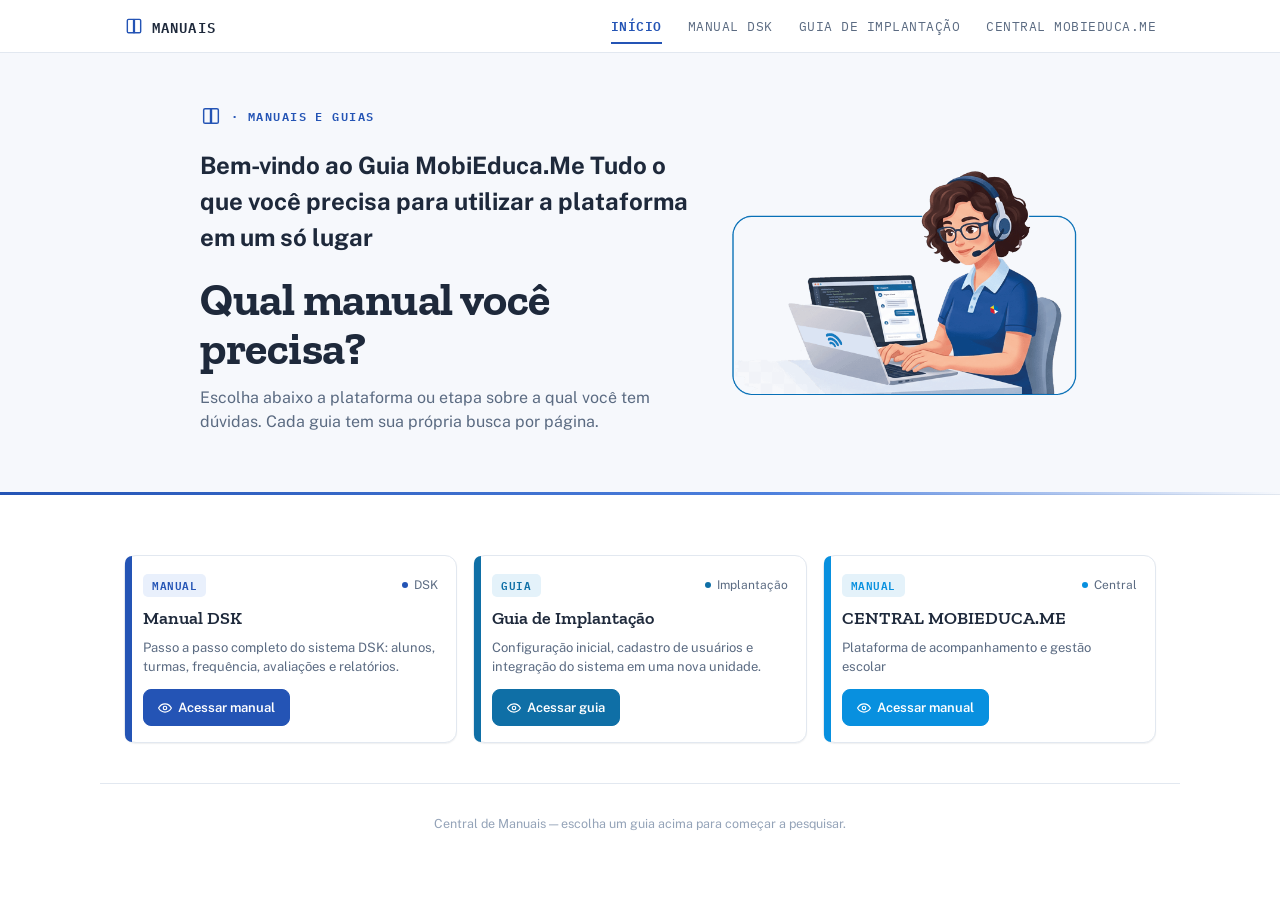
<file: index.html>
<!DOCTYPE html>
<html lang="pt-BR">
<head>
<meta charset="UTF-8" />
<meta name="viewport" content="width=device-width, initial-scale=1.0" />

<title>Guia.me</title>
<meta name="description" content="Ponto de partida para todos os manuais e guias disponíveis." />

<link rel="preconnect" href="https://fonts.googleapis.com">
<link rel="preconnect" href="https://fonts.gstatic.com" crossorigin>
<link href="https://fonts.googleapis.com/css2?family=Zilla+Slab:wght@500;600;700&family=Public+Sans:wght@400;500;600;700&family=IBM+Plex+Mono:wght@500;600&display=swap" rel="stylesheet">

<link rel="stylesheet" href="assets/style.css" />
</head>

<body>

<nav class="site-nav">
  <div class="site-nav-inner">
    <a href="index.html" class="site-nav-brand">
      <svg viewBox="0 0 24 24" aria-hidden="true">
        <path d="M4 5.5C4 4.67 4.67 4 5.5 4H11.5V20H5.5C4.67 20 4 19.33 4 18.5V5.5Z"></path>
        <path d="M20 5.5C20 4.67 19.33 4 18.5 4H12.5V20H18.5C19.33 20 20 19.33 20 18.5V5.5Z"></path>
        <path d="M12 4V20"></path>
      </svg>
      MANUAIS
    </a>

    <button type="button" class="nav-toggle" id="navToggle" aria-label="Abrir menu" aria-expanded="false">
      <svg viewBox="0 0 24 24" aria-hidden="true">
        <line x1="3" y1="6" x2="21" y2="6"></line>
        <line x1="3" y1="12" x2="21" y2="12"></line>
        <line x1="3" y1="18" x2="21" y2="18"></line>
      </svg>
    </button>
      <!-- barra de navegação do site -->
    <ul class="site-nav-links" id="siteNavLinks">
  <li><a href="index.html" class="active">Início</a></li>
  <li><a href="guia-mobieduca/mobieduca.html">Manual DSK</a></li>
  <li><a href="guia-implantacao/implantacao.html">Guia de Implantação</a></li>
  <li><a href="guia-central/central.html">Central MobiEduca.Me</a></li>
</ul>
  </div>
</nav>

<header class="cover">
  <div class="cover-inner cover-inner--with-image">
    <div class="cover-text">
      <div class="brand">
        <svg class="brand-icon" viewBox="0 0 24 24" aria-hidden="true">
          <path d="M4 5.5C4 4.67 4.67 4 5.5 4H11.5V20H5.5C4.67 20 4 19.33 4 18.5V5.5Z"></path>
          <path d="M20 5.5C20 4.67 19.33 4 18.5 4H12.5V20H18.5C19.33 20 20 19.33 20 18.5V5.5Z"></path>
          <path d="M12 4V20"></path>
        </svg>
        <span class="eyebrow"> &middot; MANUAIS E GUIAS</span>
      </div>
      <h2> Bem-vindo ao Guia MobiEduca.Me Tudo o que você precisa para utilizar a plataforma em um só lugar</h2>
      <h1>Qual manual você precisa?</h1>
      <p class="lede">Escolha abaixo a plataforma ou etapa sobre a qual você tem dúvidas. Cada guia tem sua própria busca por página.</p>
    </div>

    <img src="assets/imagens/atendente.png" alt="Ilustração do MobiEduca.Me" class="cover-image"  />
  </div>
</header>

<main>
  <section class="card-grid" style="padding-top: 30px;">

    <a class="card" href="guia-mobieduca/mobieduca.html" style="--cat-color:#2454B5; --cat-soft:#E9F0FC; text-decoration:none;">
      <div class="card-top">
        <span class="card-code">MANUAL</span>
        <span class="card-section"><span class="dot"></span>DSK</span>
      </div>
      <h3 class="card-title">Manual DSK</h3>
      <p class="card-subtitle">Passo a passo completo do sistema DSK: alunos, turmas, frequência, avaliações e relatórios.</p>
      <div class="card-actions">
        <span class="card-btn primary">
          <svg viewBox="0 0 24 24" aria-hidden="true">
            <path d="M1 12s4-7 11-7 11 7 11 7-4 7-11 7-11-7-11-7Z"></path>
            <circle cx="12" cy="12" r="3"></circle>
          </svg>
          Acessar manual
        </span>
      </div>
    </a>

    <a class="card" href="guia-implantacao/implantacao.html" style="--cat-color:#0F6FA6; --cat-soft:#E4F2FA; text-decoration:none;">
      <div class="card-top">
        <span class="card-code">GUIA</span>
        <span class="card-section"><span class="dot"></span>Implantação</span>
      </div>
      <h3 class="card-title">Guia de Implantação</h3>
      <p class="card-subtitle">Configuração inicial, cadastro de usuários e integração do sistema em uma nova unidade.</p>
      <div class="card-actions">
        <span class="card-btn primary">
          <svg viewBox="0 0 24 24" aria-hidden="true">
            <path d="M1 12s4-7 11-7 11 7 11 7-4 7-11 7-11-7-11-7Z"></path>
            <circle cx="12" cy="12" r="3"></circle>
          </svg>
          Acessar guia
        </span>
      </div>
    </a>

    <a class="card" href="guia-central/central.html" style="--cat-color:#0890df; --cat-soft:#E4F2FA; text-decoration:none;">
      <div class="card-top">
        <span class="card-code">MANUAL</span>
        <span class="card-section"><span class="dot"></span>Central </span>
      </div>
      <h3 class="card-title">CENTRAL MOBIEDUCA.ME</h3>
      <p class="card-subtitle">Plataforma de acompanhamento e gestão escolar</p>
      <div class="card-actions">
        <span class="card-btn primary">
          <svg viewBox="0 0 24 24" aria-hidden="true">
            <path d="M1 12s4-7 11-7 11 7 11 7-4 7-11 7-11-7-11-7Z"></path>
            <circle cx="12" cy="12" r="3"></circle>
          </svg>
          Acessar manual
        </span>
      </div>
    </a>

    <!-- Para adicionar um novo manual: copie um dos cards acima,
         ajuste o link, o título, o subtítulo e a cor (--cat-color / --cat-soft). -->

  </section>
</main>

<footer>
  <p>Central de Manuais &mdash; escolha um guia acima para começar a pesquisar.</p>
</footer>

<script>
  // Menu mobile (mesma lógica usada em todas as páginas do site)
  const navToggle = document.getElementById("navToggle");
  const siteNavLinks = document.getElementById("siteNavLinks");
  if (navToggle && siteNavLinks) {
    navToggle.addEventListener("click", () => {
      const isOpen = siteNavLinks.classList.toggle("open");
      navToggle.setAttribute("aria-expanded", String(isOpen));
    });
  }
</script>
</body>
</html>
</file>
<file: assets/style.css>
/* ============================================================
   MANUAL CENTRAL — identidade clara: fundo branco, detalhes em
   azul, tipografia de manual/documento técnico.
   ============================================================ */

:root {
  --white: #FFFFFF;
  --surface: #F6F8FC;
  --ink: #1E293B;
  --ink-soft: #5B6B82;
  --ink-faint: #94A3B8;
  --line: #E2E8F0;
  --line-strong: #CBD5E1;

  --blue: #2454B5;
  --blue-dark: #16357E;
  --blue-light: #4C7FDD;
  --blue-soft: #EAF0FC;
  --blue-soft-2: #DCE6FA;

  --c-geral:        #2454B5;
  --c-geral-soft:    #E9F0FC;
  --c-avaliacao:     #0F6FA6;
  --c-avaliacao-soft:#E4F2FA;
  --c-funcionarios:  #4A5FC1;
  --c-funcionarios-soft:#ECEEFB;
  --c-alunos:        #0F4C91;
  --c-alunos-soft:   #E5EDF9;
  --c-turmas:        #2E8FBF;
  --c-turmas-soft:   #E6F3FA;
  --c-relatorios:    #5D6FB8;
  --c-relatorios-soft:#EDEFFA;
  --c-notas:         #17679E;
  --c-notas-soft:    #E4F0F8;

  --radius-card: 12px;
  --shadow-card: 0 1px 2px rgba(30,41,59,0.04), 0 1px 0 rgba(30,41,59,0.03);
  --shadow-card-hover: 0 12px 28px -14px rgba(36,84,181,0.35);

  --font-display: "Zilla Slab", Georgia, serif;
  --font-body: "Public Sans", -apple-system, BlinkMacSystemFont, sans-serif;
  --font-mono: "IBM Plex Mono", ui-monospace, monospace;
}

@media (prefers-reduced-motion: reduce) {
  * { animation-duration: 0.001ms !important; transition-duration: 0.001ms !important; }
}

* { box-sizing: border-box; }

html { scroll-behavior: smooth; }

body {
  margin: 0;
  background: var(--white);
  color: var(--ink);
  font-family: var(--font-body);
  line-height: 1.5;
  min-height: 100vh;
}

.sr-only {
  position: absolute; width: 1px; height: 1px;
  padding: 0; margin: -1px; overflow: hidden;
  clip: rect(0,0,0,0); white-space: nowrap; border: 0;
}

/* ---------------- Menu de navegação ---------------- */

.site-nav {
  position: sticky;
  top: 0;
  z-index: 60;
  background: var(--white);
  border-bottom: 1px solid var(--line);
}

.site-nav-inner {
  max-width: 1080px;
  margin: 0 auto;
  padding: 14px 24px;
  display: flex;
  align-items: center;
  justify-content: space-between;
  gap: 16px;
}

.site-nav-brand {
  display: flex;
  align-items: center;
  gap: 8px;
  text-decoration: none;
  font-family: var(--font-mono);
  font-weight: 600;
  font-size: 14px;
  letter-spacing: 0.08em;
  color: var(--ink);
}

.site-nav-brand svg {
  width: 20px; height: 20px;
  fill: none;
  stroke: var(--blue);
  stroke-width: 1.7;
  stroke-linejoin: round;
  stroke-linecap: round;
}

.site-nav-links {
  list-style: none;
  display: flex;
  align-items: center;
  gap: 26px;
  margin: 0;
  padding: 0;
}

.site-nav-links a {
  position: relative;
  text-decoration: none;
  font-family: var(--font-mono);
  font-size: 12.5px;
  letter-spacing: 0.04em;
  text-transform: uppercase;
  color: var(--ink-soft);
  padding: 6px 0;
  transition: color 0.15s ease;
}

.site-nav-links a::after {
  content: "";
  position: absolute;
  left: 0; right: 0; bottom: -1px;
  height: 2px;
  background: var(--blue);
  transform: scaleX(0);
  transition: transform 0.15s ease;
}

.site-nav-links a:hover {
  color: var(--blue);
}

.site-nav-links a:hover::after {
  transform: scaleX(1);
}

.site-nav-links a.active {
  color: var(--blue);
  font-weight: 600;
}

.site-nav-links a.active::after {
  transform: scaleX(1);
}

.nav-toggle {
  display: none;
  border: 1.5px solid var(--line-strong);
  background: var(--white);
  border-radius: 8px;
  width: 38px; height: 38px;
  align-items: center;
  justify-content: center;
  cursor: pointer;
}

.nav-toggle svg {
  width: 18px; height: 18px;
  fill: none;
  stroke: var(--ink);
  stroke-width: 2;
  stroke-linecap: round;
}

@media (max-width: 720px) {
  .nav-toggle {
    display: flex;
  }

  .site-nav-links {
    position: absolute;
    top: 100%;
    left: 0;
    right: 0;
    flex-direction: column;
    align-items: flex-start;
    gap: 2px;
    background: var(--white);
    border-bottom: 1px solid var(--line);
    padding: 8px 24px 14px;
    box-shadow: 0 12px 24px -16px rgba(15,23,42,0.25);
    display: none;
  }

  .site-nav-links.open {
    display: flex;
  }

  .site-nav-links a {
    width: 100%;
    padding: 10px 0;
  }

  .site-nav-links a::after {
    display: none;
  }
}

/* ---------------- Cover / Header ---------------- */

.cover {
  background: var(--surface);
  padding: 52px 24px 32px;
  border-bottom: 1px solid var(--line);
  position: relative;
}

.cover::after {
  content: "";
  position: absolute;
  left: 0; right: 0; bottom: -1px;
  height: 3px;
  background: linear-gradient(90deg, var(--blue) 0%, var(--blue-light) 60%, transparent 100%);
}

.cover-inner {
  max-width: 880px;
  margin: 0 auto;
}

.cover-inner--with-image {
  display: flex;
  align-items: center;
  justify-content: space-between;
  gap: 40px;
}

.cover-text {
  flex: 1;
  min-width: 0;
}

.cover-image {
  flex-shrink: 0;
  width: 350px;
  max-width: 40%;
  height: auto;
  border-radius: 16px;
  object-fit: cover;
}

@media (max-width: 780px) {
  .cover-inner--with-image {
    flex-direction: column;
    align-items: flex-start;
  }
  .cover-image {
    max-width: 100%;
    width: 100%;
    order: -1;
  }
}

.brand {
  display: flex;
  align-items: center;
  gap: 9px;
  margin-bottom: 16px;
}

.brand-icon {
  width: 22px; height: 22px;
  flex-shrink: 0;
  fill: none;
  stroke: var(--blue);
  stroke-width: 1.6;
  stroke-linejoin: round;
  stroke-linecap: round;
}

.eyebrow {
  font-family: var(--font-mono);
  font-size: 12px;
  letter-spacing: 0.12em;
  text-transform: uppercase;
  color: var(--blue);
  font-weight: 600;
}

.cover h1 {
  font-family: var(--font-display);
  font-weight: 700;
  font-size: clamp(32px, 4.6vw, 46px);
  line-height: 1.08;
  margin: 0 0 12px;
  letter-spacing: -0.01em;
  color: var(--ink);
}

.lede {
  font-size: 16px;
  color: var(--ink-soft);
  max-width: 560px;
  margin: 0 0 28px;
}

.search-box {
  position: relative;
  display: flex;
  align-items: center;
  background: var(--white);
  border: 1.5px solid var(--line-strong);
  border-radius: 999px;
  padding: 6px 8px 6px 20px;
  box-shadow: var(--shadow-card);
  transition: border-color 0.15s ease, box-shadow 0.15s ease;
}

.search-box:focus-within {
  border-color: var(--blue);
  box-shadow: 0 0 0 4px var(--blue-soft);
}

.search-icon {
  width: 19px; height: 19px;
  flex-shrink: 0;
  fill: none;
  stroke: var(--ink-faint);
  stroke-width: 2;
  stroke-linecap: round;
  margin-right: 10px;
}

.search-box:focus-within .search-icon { stroke: var(--blue); }

.search-box input {
  flex: 1;
  border: none;
  background: transparent;
  outline: none;
  font-family: var(--font-body);
  font-size: 16px;
  color: var(--ink);
  padding: 13px 6px;
}

.search-box input::placeholder { color: var(--ink-faint); }

.clear-btn {
  border: none;
  background: var(--surface);
  color: var(--ink-soft);
  width: 30px; height: 30px;
  border-radius: 50%;
  font-size: 18px;
  line-height: 1;
  cursor: pointer;
  flex-shrink: 0;
  transition: background 0.15s ease, color 0.15s ease;
}
.clear-btn:hover { background: var(--blue); color: #fff; }

/* ---- tabs / category chips ---- */

.tabs {
  display: flex;
  flex-wrap: wrap;
  gap: 8px;
  margin-top: 22px;
}

.tab {
  font-family: var(--font-mono);
  font-size: 12.5px;
  letter-spacing: 0.03em;
  border: 1.5px solid var(--line-strong);
  background: var(--white);
  color: var(--ink-soft);
  padding: 7px 14px;
  border-radius: 999px;
  cursor: pointer;
  transition: transform 0.12s ease, background 0.15s ease, border-color 0.15s ease, color 0.15s ease;
  display: inline-flex;
  align-items: center;
  gap: 7px;
}

.tab .dot {
  width: 7px; height: 7px;
  border-radius: 50%;
  background: currentColor;
}

.tab:hover { transform: translateY(-1px); border-color: var(--blue-light); color: var(--blue); }

.tab.active {
  background: var(--blue);
  color: var(--white);
  border-color: var(--blue);
  font-weight: 600;
}

/* ---------------- Main / status ---------------- */

main {
  max-width: 1080px;
  margin: 0 auto;
  padding: 30px 24px 10px;
}

.status-bar {
  font-family: var(--font-mono);
  font-size: 12.5px;
  color: var(--ink-faint);
  letter-spacing: 0.03em;
  text-transform: uppercase;
  margin-bottom: 18px;
  min-height: 16px;
}

/* ---------------- Card grid (ficha do manual) ---------------- */

.card-grid {
  display: grid;
  grid-template-columns: repeat(auto-fill, minmax(250px, 1fr));
  gap: 16px;
  padding-bottom: 30px;
}

.card {
  --cat-color: var(--c-geral);
  --cat-soft: var(--c-geral-soft);
  position: relative;
  background: var(--white);
  border-radius: var(--radius-card);
  border: 1px solid var(--line);
  box-shadow: var(--shadow-card);
  padding: 18px 18px 16px;
  display: flex;
  flex-direction: column;
  gap: 10px;
  min-height: 178px;
  opacity: 0;
  transform: translateY(8px);
  animation: card-in 0.4s ease forwards;
  transition: box-shadow 0.18s ease, transform 0.18s ease, border-color 0.18s ease;
  color: inherit;
  text-decoration: none;
}

.card:nth-child(n) { animation-delay: calc(var(--i, 0) * 18ms); }

@keyframes card-in {
  to { opacity: 1; transform: translateY(0); }
}

.card::before {
  content: "";
  position: absolute;
  left: 0; top: 0; bottom: 0;
  width: 7px;
  border-radius: var(--radius-card) 0 0 var(--radius-card);
  background: var(--cat-color);
}

.card:hover {
  transform: translateY(-2px);
  box-shadow: var(--shadow-card-hover);
  border-color: var(--cat-color);
}

.card-top {
  display: flex;
  align-items: center;
  justify-content: space-between;
  gap: 8px;
}

.card-code {
  font-family: var(--font-mono);
  font-size: 11px;
  font-weight: 600;
  letter-spacing: 0.05em;
  color: var(--cat-color);
  background: var(--cat-soft);
  padding: 3px 9px;
  border-radius: 5px;
  white-space: nowrap;
}

.card-section {
  font-size: 12px;
  color: var(--ink-soft);
  display: flex;
  align-items: center;
  gap: 6px;
  white-space: nowrap;
}

.card-section .dot {
  width: 6px; height: 6px;
  border-radius: 50%;
  background: var(--cat-color);
  flex-shrink: 0;
}

.card-title {
  font-family: var(--font-display);
  font-weight: 600;
  font-size: 18px;
  line-height: 1.25;
  margin: 0;
  color: var(--ink);
  word-break: break-word;
  overflow-wrap: anywhere;
}

.card-subtitle {
  font-size: 13px;
  line-height: 1.45;
  color: var(--ink-soft);
  margin: 0;
  flex: 1;
  word-break: break-word;
  overflow-wrap: anywhere;
}

.card-actions {
  display: flex;
  flex-wrap: wrap;
  gap: 8px;
  margin-top: auto;
  padding-top: 2px;
}

.card-btn {
  font-family: var(--font-body);
  font-size: 13px;
  font-weight: 600;
  border: 1.5px solid var(--cat-color);
  background: var(--white);
  color: var(--cat-color);
  padding: 8px 14px;
  border-radius: 8px;
  cursor: pointer;
  display: inline-flex;
  align-items: center;
  gap: 6px;
  transition: background 0.15s ease, color 0.15s ease, transform 0.12s ease;
}

.card-btn svg {
  width: 14px; height: 14px;
  fill: none;
  stroke: currentColor;
  stroke-width: 2;
  stroke-linecap: round;
  stroke-linejoin: round;
}

.card-btn:hover {
  background: var(--cat-color);
  color: var(--white);
  transform: translateY(-1px);
}

.card-btn.primary {
  background: var(--cat-color);
  color: var(--white);
}
.card-btn.primary:hover {
  background: var(--cat-color);
  filter: brightness(0.9);
}

.card-btn[hidden] {
  display: none !important;
}

/* ---------------- Empty state ---------------- */

.empty-state {
  text-align: center;
  padding: 60px 20px 70px;
  color: var(--ink-soft);
}

.empty-mark {
  width: 54px; height: 54px;
  margin: 0 auto 16px;
  border-radius: 50%;
  border: 2px dashed var(--line-strong);
  display: flex; align-items: center; justify-content: center;
  font-family: var(--font-display);
  font-size: 24px;
  color: var(--blue);
}

.empty-state h2 {
  font-family: var(--font-display);
  font-size: 22px;
  color: var(--ink);
  margin: 0 0 8px;
}

.empty-hint { font-size: 13.5px; color: var(--ink-faint); }

/* ---------------- Footer ---------------- */

footer {
  max-width: 1080px;
  margin: 0 auto;
  padding: 18px 24px 46px;
  font-size: 12.5px;
  color: var(--ink-faint);
  border-top: 1px solid var(--line);
  text-align: center;
}

/* ---------------- Modal (visualizador de página) ---------------- */

.modal-overlay {
  position: fixed; inset: 0;
  background: rgba(15,23,42,0.55);
  backdrop-filter: blur(2px);
  display: flex;
  align-items: center;
  justify-content: center;
  padding: 26px;
  z-index: 100;
  animation: overlay-in 0.18s ease;
}

.modal-overlay[hidden] {
  display: none !important;
}

@keyframes overlay-in { from { opacity: 0; } to { opacity: 1; } }

.modal {
  position: relative;
  max-width: 980px;
  width: 100%;
  max-height: 90vh;
  background: var(--white);
  border-radius: 16px;
  box-shadow: 0 30px 80px -20px rgba(15,23,42,0.45);
  padding: 20px;
  display: flex;
  flex-direction: column;
  animation: modal-in 0.22s cubic-bezier(.2,.8,.3,1);
}

@keyframes modal-in {
  from { opacity: 0; transform: scale(0.96) translateY(6px); }
  to { opacity: 1; transform: scale(1) translateY(0); }
}

.modal-close {
  position: absolute;
  top: -14px; right: -14px;
  width: 38px; height: 38px;
  border-radius: 50%;
  border: none;
  background: var(--blue);
  color: #fff;
  font-size: 20px;
  cursor: pointer;
  box-shadow: 0 6px 16px -4px rgba(15,23,42,0.4);
  transition: transform 0.12s ease;
}
.modal-close:hover { transform: scale(1.08); }

.modal-nav {
  position: absolute;
  top: 50%;
  transform: translateY(-50%);
  width: 42px; height: 42px;
  border-radius: 50%;
  border: 1.5px solid var(--line-strong);
  background: var(--white);
  color: var(--ink);
  font-size: 22px;
  cursor: pointer;
  display: flex; align-items: center; justify-content: center;
  box-shadow: 0 8px 20px -8px rgba(15,23,42,0.25);
  transition: background 0.15s ease, color 0.15s ease, transform 0.12s ease;
  z-index: 2;
}
.modal-nav:hover { background: var(--blue); color: #fff; border-color: var(--blue); }
.modal-nav.prev { left: -20px; }
.modal-nav.next { right: -20px; }
.modal-nav:disabled { opacity: 0.3; cursor: default; }
.modal-nav:disabled:hover { background: var(--white); color: var(--ink); border-color: var(--line-strong); }

.modal-body {
  overflow-y: auto;
  display: flex;
  flex-direction: row;
  align-items: flex-start;
  gap: 18px;
}

.modal-notes {
  width: 240px;
  flex-shrink: 0;
  background: var(--surface);
  border: 1px solid var(--line);
  border-radius: 10px;
  padding: 16px;
  max-height: 62vh;
  overflow-y: auto;
}

.modal-notes[hidden] {
  display: none !important;
}

.modal-notes-title {
  font-family: var(--font-mono);
  font-size: 11px;
  font-weight: 600;
  letter-spacing: 0.08em;
  text-transform: uppercase;
  color: var(--blue);
  margin: 0 0 10px;
}

.modal-notes-text {
  font-size: 13.5px;
  line-height: 1.6;
  color: var(--ink-soft);
  white-space: pre-wrap;
  word-break: break-word;
  overflow-wrap: anywhere;
}

.modal-main {
  flex: 1;
  min-width: 0;
  display: flex;
  flex-direction: column;
  gap: 14px;
}

.modal-frame {
  position: relative;
  background: var(--surface);
  border: 1px solid var(--line);
  border-radius: 10px;
  min-height: 240px;
  display: flex;
  align-items: center;
  justify-content: center;
  overflow: hidden;
}

.zoom-viewport {
  width: 100%;
  height: 100%;
  min-height: 240px;
  max-height: 62vh;
  display: flex;
  align-items: center;
  justify-content: center;
  overflow: hidden;
  touch-action: none;
  cursor: zoom-in;
}

.zoom-viewport[hidden],
.zoom-toolbar[hidden] {
  display: none !important;
}

.zoom-viewport.zoomed { cursor: grab; }
.zoom-viewport.dragging { cursor: grabbing; }

.zoom-viewport img {
  max-width: 100%;
  max-height: 62vh;
  display: block;
  object-fit: contain;
  user-select: none;
  -webkit-user-drag: none;
  will-change: transform;
}

.modal-fallback {
  padding: 46px 24px;
  text-align: center;
  color: var(--ink-soft);
}

.fallback-code {
  font-family: var(--font-mono);
  font-size: 13px;
  font-weight: 600;
  color: var(--cat-color, var(--blue));
  background: var(--cat-soft, var(--blue-soft));
  display: inline-block;
  padding: 4px 12px;
  border-radius: 6px;
  margin-bottom: 14px;
}

.fallback-filename {
  font-family: var(--font-mono);
  font-size: 12px;
  color: var(--ink-faint);
  word-break: break-word;
  max-width: 420px;
  margin-left: auto;
  margin-right: auto;
}

/* ---- toolbar de zoom ---- */

.zoom-toolbar {
  position: absolute;
  bottom: 14px;
  right: 14px;
  display: flex;
  align-items: center;
  gap: 2px;
  background: var(--white);
  border: 1px solid var(--line);
  border-radius: 999px;
  padding: 4px;
  box-shadow: 0 8px 20px -8px rgba(15,23,42,0.3);
}

.zoom-btn {
  width: 32px; height: 32px;
  border-radius: 50%;
  border: none;
  background: transparent;
  color: var(--blue);
  cursor: pointer;
  display: flex;
  align-items: center;
  justify-content: center;
  transition: background 0.15s ease;
}

.zoom-btn svg {
  width: 16px; height: 16px;
  fill: none;
  stroke: currentColor;
  stroke-width: 2;
  stroke-linecap: round;
}

.zoom-btn:hover { background: var(--blue-soft); }
.zoom-btn:disabled { color: var(--ink-faint); cursor: default; }
.zoom-btn:disabled:hover { background: transparent; }

.zoom-level {
  font-family: var(--font-mono);
  font-size: 11.5px;
  color: var(--ink-soft);
  min-width: 40px;
  text-align: center;
  user-select: none;
}

.zoom-divider {
  width: 1px;
  height: 18px;
  background: var(--line);
  margin: 0 2px;
}

.modal-caption {
  display: flex;
  flex-direction: column;
  gap: 6px;
  padding: 0 4px;
}

.modal-tag {
  align-self: flex-start;
  font-family: var(--font-mono);
  font-size: 11.5px;
  font-weight: 600;
  letter-spacing: 0.04em;
  color: var(--cat-color, var(--blue));
  background: var(--cat-soft, var(--blue-soft));
  padding: 3px 10px;
  border-radius: 5px;
}

.modal-caption h2 {
  font-family: var(--font-display);
  font-weight: 600;
  font-size: 21px;
  margin: 0;
  color: var(--ink);
}

/* ---------------- Modal de vídeo (YouTube) ---------------- */

.video-modal {
  max-width: 1040px;
}

.video-frame {
  position: relative;
  width: 100%;
  aspect-ratio: 16 / 9;
  background: #0B0F19;
  border-radius: 10px;
  overflow: hidden;
}

.video-frame iframe {
  position: absolute;
  inset: 0;
  width: 100%;
  height: 100%;
  border: 0;
}

.modal-external-link {
  --cat-color: var(--blue);
  --cat-soft: var(--blue-soft);
  align-self: flex-start;
  text-decoration: none;
  margin-top: 4px;
}

/* ---------------- Responsive ---------------- */

@media (max-width: 720px) {
  .modal-body {
    flex-direction: column;
  }
  .modal-notes {
    width: 100%;
    max-height: 160px;
    order: 2;
  }
  .modal-main {
    order: 1;
  }
}

@media (max-width: 640px) {
  .cover { padding: 40px 18px 26px; }
  .modal { padding: 16px; }
  .modal-nav { width: 38px; height: 38px; font-size: 19px; }
  .modal-nav.prev { left: 4px; }
  .modal-nav.next { right: 4px; }
  .modal-close { top: 8px; right: 8px; }
  .zoom-toolbar { bottom: 8px; right: 8px; }
}
</file>
